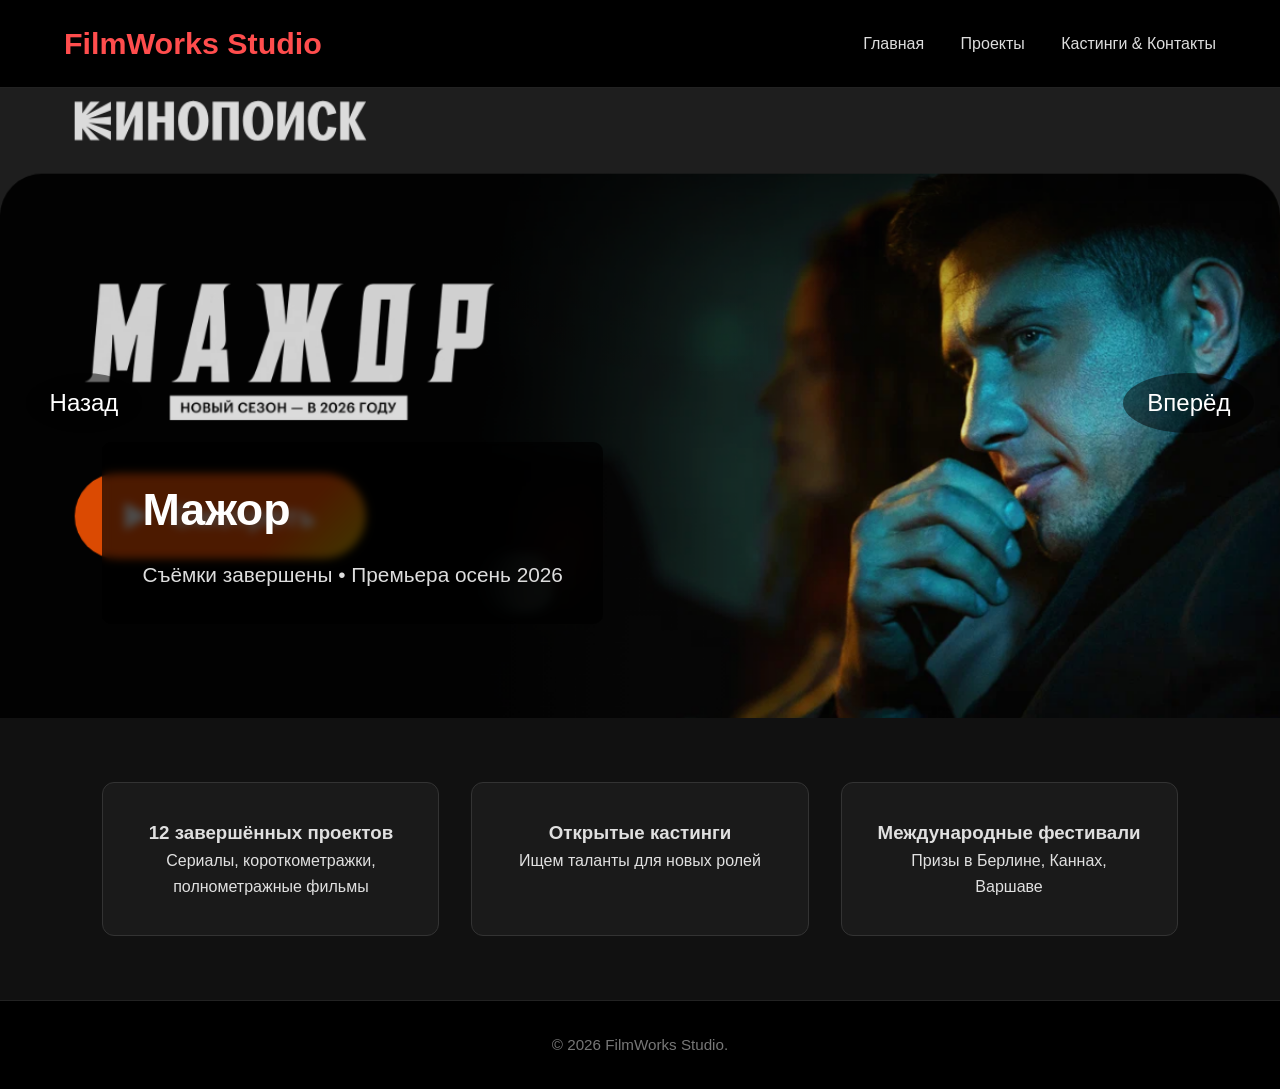
<file: index.html>
<!DOCTYPE html>
<html lang="ru">
<head>
    <meta charset="UTF-8">
    <meta name="viewport" content="width=device-width, initial-scale=1.0">
    <title>Киностудия "FilmWorks" — проекты и кастинги</title>
    <link rel="stylesheet" href="style.css">
</head>
<body>
    <header>
        <div class="logo">FilmWorks Studio</div>
        <nav>
            <a href="index.html">Главная</a>
            <a href="projects.html">Проекты</a>
            <a href="contacts.html">Кастинги & Контакты</a>
        </nav>
    </header>

    <section class="hero-slider">
        <div class="slide active">
            <img src="img/maj.png" alt="Новый сериал 'Мажор'">
            <div class="slide-caption">
                <h2>Мажор</h2>
                <p>Съёмки завершены • Премьера осень 2026</p>
            </div>
        </div>
        <div class="slide">
            <img src="img/11960c33-5dd0-403d-bb0a-cf21a99af61e.jpg" alt="Фильм 'F1'">
            <div class="slide-caption">
                <h2>F1</h2>
                <p>В производстве • Кастинг открыт</p>
            </div>
        </div>
        <div class="slide">
            <img src="img/maxresdefault.jpg" alt="Фильм 'круиз по джунглям'">
            <div class="slide-caption">
                <h2>Круиз по джунглям</h2>
                <p>Съёмки завершены • Премьера Летом 2026</p>
            </div>
        </div>
    </section>

    <section class="features">
        <div class="feature-card">
            <h3>12 завершённых проектов</h3>
            <p>Сериалы, короткометражки, полнометражные фильмы</p>
        </div>
        <div class="feature-card">
            <h3>Открытые кастинги</h3>
            <p>Ищем таланты для новых ролей</p>
        </div>
        <div class="feature-card">
            <h3>Международные фестивали</h3>
            <p>Призы в Берлине, Каннах, Варшаве</p>
        </div>
    </section>

    <footer>
        <p>© 2026 FilmWorks Studio.</p>
    </footer>
    <script src="script.js" defer></script>
</body>
</html>
</file>
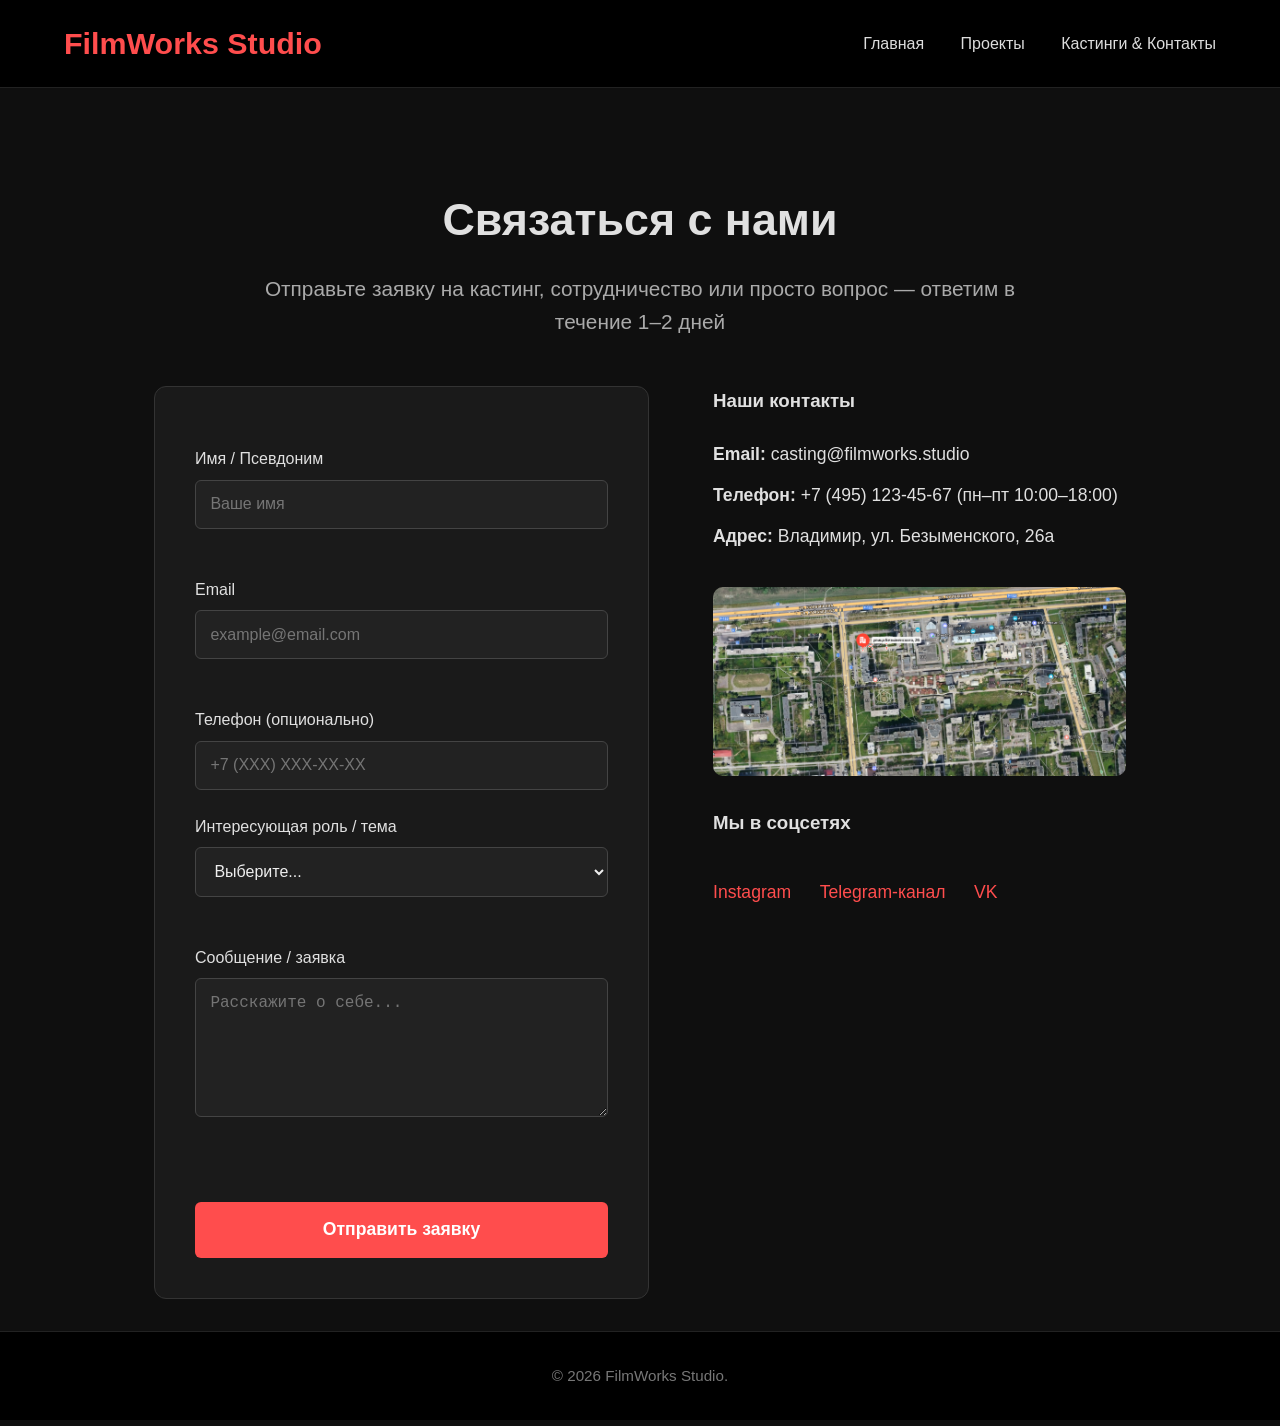
<file: contacts.html>
<!DOCTYPE html>
<html lang="ru">
<head>
    <meta charset="UTF-8">
    <meta name="viewport" content="width=device-width, initial-scale=1.0">
    <title>Кастинги и контакты — FilmWorks Studio</title>
    <link rel="stylesheet" href="style.css">
</head>
<body>
    <header>
        <div class="logo">FilmWorks Studio</div>
        <nav>
            <a href="index.html">Главная</a>
            <a href="projects.html">Проекты</a>
            <a href="contacts.html">Кастинги & Контакты</a>
        </nav>
    </header>

    <main class="contacts-page">
        <section class="contact-hero">
            <h1>Связаться с нами</h1>
            <p>Отправьте заявку на кастинг, сотрудничество или просто вопрос — ответим в течение 1–2 дней</p>
        </section>

        <section class="contact-form-section">
            <form id="contactForm" class="contact-form">
                <div class="form-group">
                    <label for="name">Имя / Псевдоним</label>
                    <input type="text" id="name" name="name" placeholder="Ваше имя" required>
                    <span class="error" id="nameError"></span>
                </div>

                <div class="form-group">
                    <label for="email">Email</label>
                    <input type="email" id="email" name="email" placeholder="example@email.com" required>
                    <span class="error" id="emailError"></span>
                </div>

                <div class="form-group">
                    <label for="phone">Телефон (опционально)</label>
                    <input type="tel" id="phone" name="phone" placeholder="+7 (XXX) XXX-XX-XX">
                </div>

                <div class="form-group">
                    <label for="role">Интересующая роль / тема</label>
                    <select id="role" name="role" required>
                        <option value="">Выберите...</option>
                        <option value="casting">Кастинг (актёр/актриса)</option>
                        <option value="massovka">Массовка / эпизод</option>
                        <option value="crew">Съёмочная группа</option>
                        <option value="partner">Сотрудничество</option>
                        <option value="other">Другое</option>
                    </select>
                    <span class="error" id="roleError"></span>
                </div>

                <div class="form-group">
                    <label for="message">Сообщение / заявка</label>
                    <textarea id="message" name="message" rows="6" placeholder="Расскажите о себе..." required></textarea>
                    <span class="error" id="messageError"></span>
                </div>

                <button type="submit">Отправить заявку</button>
                <p id="formSuccess" class="success hidden">Заявка отправлена! Мы свяжемся с вами в ближайшее время.</p>
            </form>

            <div class="contact-info">
                <h3>Наши контакты</h3>
                <p><strong>Email:</strong> casting@filmworks.studio</p>
                <p><strong>Телефон:</strong> +7 (495) 123-45-67 (пн–пт 10:00–18:00)</p>
                <p><strong>Адрес:</strong> Владимир, ул. Безыменского, 26а</p>

                <div class="map-placeholder">
                    <img src="img/karta.png" alt="Карта расположения студии">
                </div>

                <div class="social-links">
                    <h3>Мы в соцсетях</h3>
                    <a href="https://instagram.com" target="_blank" rel="noopener">Instagram</a>
                    <a href="https://t.me" target="_blank" rel="noopener">Telegram-канал</a>
                    <a href="https://vk.com" target="_blank" rel="noopener">VK</a>
                </div>
            </div>
        </section>
    </main>

    <footer>
        <p>© 2026 FilmWorks Studio.</p>
    </footer>
    <script src="script.js" defer></script>
</body>
</html>
</file>
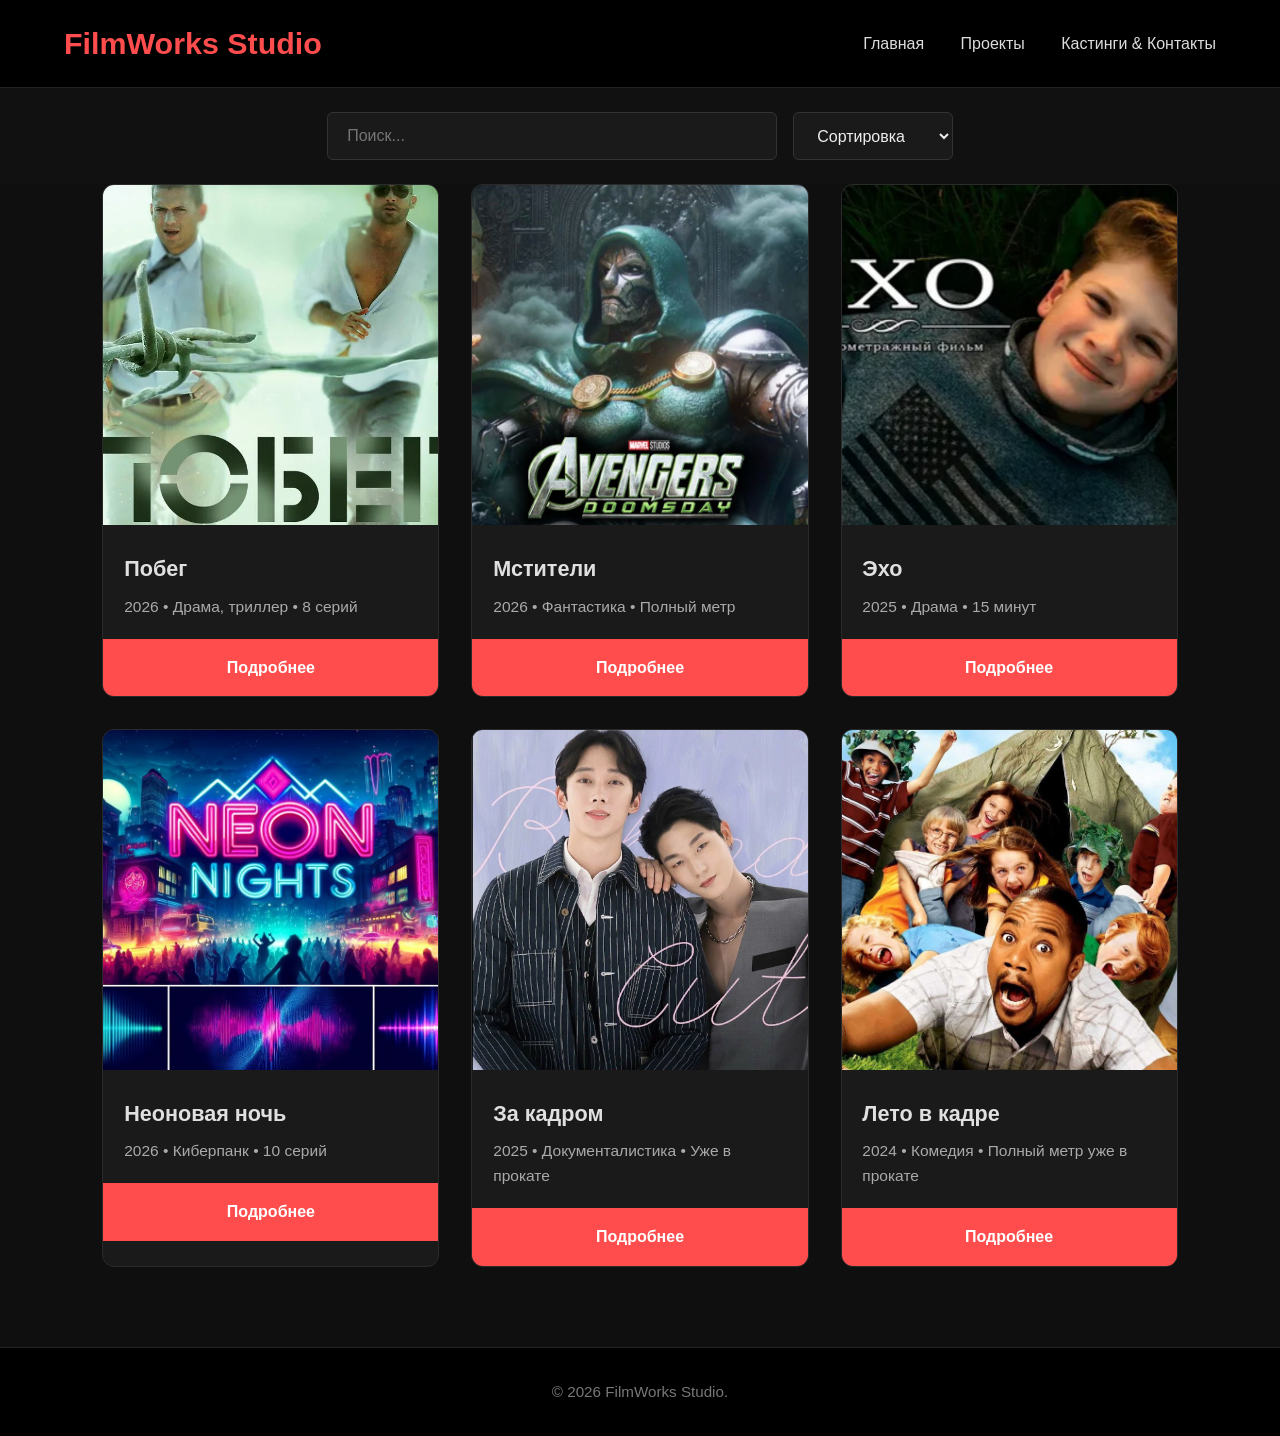
<file: projects.html>
<!DOCTYPE html>
<html lang="ru">
<head>
    <meta charset="UTF-8">
    <meta name="viewport" content="width=device-width, initial-scale=1.0">
    <title>Проекты — FilmWorks Studio</title>
    <link rel="stylesheet" href="style.css">
</head>
<body>
    <header>
        <div class="logo">FilmWorks Studio</div>
        <nav>
            <a href="index.html">Главная</a>
            <a href="projects.html">Проекты</a>
            <a href="contacts.html">Кастинги & Контакты</a>
        </nav>
    </header>

    <section class="search-bar compact">
        <input type="text" id="searchInput" placeholder="Поиск...">
        <select id="sortSelect">
            <option value="">Сортировка</option>
            <option value="title-asc">А → Я</option>
            <option value="title-desc">Я → А</option>
            <option value="year-desc">2026 → 2024</option>
            <option value="year-asc">2024 → 2026</option>
        </select>
    </section>

    <section class="projects-grid">
        <div class="project-card" data-title="Побег" data-year="2026" data-genre="драма">
            <img src="img/pobeg.jpg" alt="Побег">
            <h3>Побег</h3>
            <p>2026 • Драма, триллер • 8 серий</p>
            <a href="project.html">Подробнее</a>
        </div>

        <div class="project-card" data-title="Мстители" data-year="2025" data-genre="фантастика">
            <img src="img/marvel.jpg" alt="Мстители">
            <h3>Мстители</h3>
            <p>2026 • Фантастика • Полный метр</p>
            <a href="project.html">Подробнее</a>
        </div>

        <div class="project-card" data-title="Эхо" data-year="2025" data-genre="короткометражка">
            <img src="img/cho.png" alt="Эхо">
            <h3>Эхо</h3>
            <p>2025 • Драма • 15 минут</p>
            <a href="project.html">Подробнее</a>
        </div>

        <div class="project-card" data-title="Неоновая ночь" data-year="2026" data-genre="киберпанк">
            <img src="img/neonhight.jpg" alt="Неоновая ночь">
            <h3>Неоновая ночь</h3>
            <p>2026 • Киберпанк • 10 серий</p>
            <a href="project.html">Подробнее</a>
        </div>

        <div class="project-card" data-title="За кадром" data-year="2025" data-genre="документалистика">
            <img src="img/kadrom.png" alt="За кадром">
            <h3>За кадром</h3>
            <p>2025 • Документалистика • Уже в прокате</p>
            <a href="project.html">Подробнее</a>
        </div>

        <div class="project-card" data-title="Лето в кадре" data-year="2024" data-genre="комедия">
            <img src="img/leto.jpg" alt="Лето в кадре">
            <h3>Лето в кадре</h3>
            <p>2024 • Комедия • Полный метр уже в прокате</p>
            <a href="project.html">Подробнее</a>
        </div>
    </section>

    <footer>
        <p>© 2026 FilmWorks Studio.</p>
    </footer>
    <script src="script.js" defer></script>
</body>
</html>
</file>
<file: style.css>
* {
    box-sizing: border-box;
    margin: 0;
    padding: 0;
}

body {
    font-family: 'Segoe UI', Tahoma, Geneva, Verdana, sans-serif;
    background-color: #0f0f0f;
    color: #e0e0e0;
    line-height: 1.6;
}


header {
    background: #000;
    padding: 1.2rem 5%;
    display: flex;
    justify-content: space-between;
    align-items: center;
    border-bottom: 1px solid #222;
    position: sticky;
    top: 0;
    z-index: 100;
}

.logo {
    font-size: 1.9rem;
    font-weight: bold;
    color: #ff4d4d;        
}

nav a {
    color: #ddd;
    margin-left: 2rem;
    text-decoration: none;
    font-weight: 500;
    transition: color 0.3s;
}

nav a:hover,
nav a.active {
    color: #ff4d4d;
}


.hero-slider {
    position: relative;
    height: 70vh;
    min-height: 500px;
    overflow: hidden;
}

.slide {
    position: absolute;
    inset: 0;
    display: none;
}

.slide.active {
    display: block;
}

.slide img {
    width: 100%;
    height: 100%;
    object-fit: cover;
    opacity: 0.85;
}

.slide-caption {
    position: absolute;
    bottom: 15%;
    left: 8%;
    background: rgba(0,0,0,0.65);
    padding: 2rem 2.5rem;
    max-width: 550px;
    border-radius: 10px;
    backdrop-filter: blur(4px);
}

.slide-caption h2 {
    font-size: 2.8rem;
    margin-bottom: 0.8rem;
    color: #fff;
}

.slide-caption p {
    font-size: 1.3rem;
    color: #ddd;
}

.features {
    display: grid;
    grid-template-columns: repeat(auto-fit, minmax(280px, 1fr));
    gap: 2rem;
    padding: 4rem 8%;
    background: #111;
}

.feature-card {
    background: #1a1a1a;
    padding: 2.2rem;
    text-align: center;
    border-radius: 12px;
    border: 1px solid #333;
    transition: transform 0.3s, box-shadow 0.3s;
}

.feature-card:hover {
    transform: translateY(-8px);
    box-shadow: 0 12px 30px rgba(255, 77, 77, 0.12);
}


.projects-grid {
    display: grid;
    grid-template-columns: repeat(auto-fill, minmax(260px, 1fr));
    gap: 2rem;
    padding: 0 8% 5rem;
}

.project-card {
    background: #1a1a1a;
    border-radius: 12px;
    overflow: hidden;
    transition: all 0.28s ease;
    border: 1px solid #2a2a2a;
}

.project-card:hover {
    transform: translateY(-10px);
    box-shadow: 0 15px 35px rgba(255, 77, 77, 0.15);
    border-color: #ff4d4d;
}

.project-card img {
    width: 100%;
    height: 340px;
    object-fit: cover;
}

.project-card h3 {
    padding: 1.2rem 1.3rem 0.5rem;
    font-size: 1.35rem;
}

.project-card p {
    padding: 0 1.3rem 1.2rem;
    color: #aaa;
    font-size: 0.97rem;
}

.project-card a {
    display: block;
    padding: 1rem;
    background: #ff4d4d;
    color: white;
    text-align: center;
    text-decoration: none;
    font-weight: 600;
    transition: background 0.3s;
}

.project-card a:hover {
    background: #e63939;
}


footer {
    background: #000;
    text-align: center;
    padding: 2rem;
    border-top: 1px solid #222;
    font-size: 0.95rem;
    color: #777;
}

@media (max-width: 992px) {
    header {
        padding: 1rem 4%;
    }
    .hero-slider {
        height: 60vh;
    }
    .slide-caption h2 {
        font-size: 2.4rem;
    }
}

@media (max-width: 768px) {
    header {
        flex-direction: column;
        gap: 1.2rem;
        padding: 1.2rem 5%;
    }
    
    nav a {
        margin: 0 1.2rem;
        font-size: 1.05rem;
    }
    
    .projects-grid {
        grid-template-columns: repeat(auto-fill, minmax(220px, 1fr));
        padding: 0 5% 4rem;
    }
    
    .search-bar {
        padding: 2rem 5%;
    }
    
    .features {
        padding: 3rem 5%;
    }
}

@media (max-width: 480px) {
    .slide-caption {
        left: 5%;
        right: 5%;
        bottom: 10%;
        padding: 1.5rem;
    }
    
    .slide-caption h2 {
        font-size: 2rem;
    }
}

.project-detail {
    max-width: 1200px;
    margin: 0 auto;
    padding: 2rem 5%;
}

.hero-project {
    display: flex;
    gap: 3rem;
    margin-bottom: 4rem;
    flex-wrap: wrap;
}

.main-poster {
    width: 100%;
    max-width: 400px;
    border-radius: 12px;
    box-shadow: 0 10px 30px rgba(0,0,0,0.6);
}

.project-info h1 {
    font-size: 3rem;
    margin-bottom: 0.8rem;
}

.meta {
    font-size: 1.2rem;
    color: #aaa;
    margin-bottom: 1rem;
}

.director, .genre-tags {
    font-size: 1.1rem;
    margin: 0.5rem 0;
}

.trailer-btn {
    margin-top: 1.5rem;
    padding: 1rem 2rem;
    background: #ff4d4d;
    border: none;
    color: white;
    font-size: 1.1rem;
    border-radius: 6px;
    cursor: pointer;
    transition: background 0.3s;
}

.trailer-btn:hover {
    background: #e63939;
}

.description, .gallery, .cast, .reviews {
    margin-bottom: 4rem;
}

.gallery-grid {
    display: grid;
    grid-template-columns: repeat(auto-fill, minmax(220px, 1fr));
    gap: 1.2rem;
}

.gallery-grid img {
    width: 100%;
    border-radius: 8px;
    transition: transform 0.3s;
}

.gallery-grid img:hover {
    transform: scale(1.05);
}

.reviews .review {
    background: #1a1a1a;
    padding: 1.5rem;
    border-radius: 10px;
    margin-bottom: 1.5rem;
    border-left: 4px solid #ff4d4d;
}

.review-author {
    font-weight: bold;
    color: #ff4d4d;
    margin-bottom: 0.8rem;
}

@media (max-width: 768px) {
    .hero-project {
        flex-direction: column;
        align-items: center;
        text-align: center;
    }
    
    .main-poster {
        max-width: 320px;
    }
}
.contacts-page {
    max-width: 1100px;
    margin: 0 auto;
    padding: 2rem 5%;
}

.contact-hero {
    text-align: center;
    padding: 4rem 0 3rem;
}

.contact-hero h1 {
    font-size: 2.8rem;
    margin-bottom: 1rem;
}

.contact-hero p {
    font-size: 1.3rem;
    color: #aaa;
    max-width: 800px;
    margin: 0 auto;
}

.contact-form-section {
    display: flex;
    gap: 4rem;
    flex-wrap: wrap;
}

.contact-form {
    flex: 1;
    min-width: 320px;
    background: #1a1a1a;
    padding: 2.5rem;
    border-radius: 12px;
    border: 1px solid #333;
}

.contact-form label {
    display: block;
    margin: 1.2rem 0 0.5rem;
    font-weight: 500;
}

.contact-form input,
.contact-form select,
.contact-form textarea {
    width: 100%;
    padding: 0.9rem;
    background: #222;
    border: 1px solid #444;
    border-radius: 6px;
    color: #eee;
    font-size: 1rem;
}

.contact-form input:focus,
.contact-form select:focus,
.contact-form textarea:focus {
    outline: none;
    border-color: #ff4d4d;
    box-shadow: 0 0 0 3px rgba(255,77,77,0.2);
}

.contact-form button {
    margin-top: 1.8rem;
    width: 100%;
    padding: 1.1rem;
    background: #ff4d4d;
    border: none;
    color: white;
    font-size: 1.1rem;
    font-weight: bold;
    border-radius: 6px;
    cursor: pointer;
    transition: background 0.3s;
}

.contact-form button:hover {
    background: #e63939;
}

.contact-info {
    flex: 1;
    min-width: 300px;
}

.contact-info h3 {
    margin-bottom: 1.5rem;
}

.contact-info p {
    margin: 0.8rem 0;
    font-size: 1.1rem;
}

.map-placeholder img {
    width: 100%;
    max-width: 500px;
    border-radius: 10px;
    margin: 1.5rem 0;
}

.social-links a {
    display: inline-block;
    margin-right: 1.5rem;
    margin-top: 1rem;
    color: #ff4d4d;
    text-decoration: none;
    font-size: 1.1rem;
}

.social-links a:hover {
    text-decoration: underline;
}

@media (max-width: 900px) {
    .contact-form-section {
        flex-direction: column;
        gap: 3rem;
    }
}

.slider-btn {
    position: absolute;
    top: 50%;
    transform: translateY(-50%);
    background: rgba(0,0,0,0.5);
    color: white;
    border: none;
    padding: 1rem 1.5rem;
    font-size: 1.5rem;
    cursor: pointer;
    border-radius: 50%;
    transition: background 0.3s;
    z-index: 10;
}

.prev-btn { left: 2%; }
.next-btn { right: 2%; }

.slider-btn:hover {
    background: rgba(255, 77, 77, 0.7);
}

.feature-card, .project-card, .review, .contact-form {
    opacity: 0;
    transform: translateY(30px);
    transition: opacity 0.8s ease, transform 0.8s ease;
}

.visible {
    opacity: 1;
    transform: translateY(0);
}

.search-bar.compact {
    display: flex;
    gap: 1rem;
    padding: 1.5rem 8%;
    justify-content: center;
    background: #111;
}

.search-bar.compact input,
.search-bar.compact select {
    padding: 0.85rem 1.2rem;
    font-size: 1rem;
    border: 1px solid #333;
    border-radius: 6px;
    background: #1a1a1a;
    color: #eee;
    min-width: 160px;
}

.search-bar.compact input {
    flex: 1;
    max-width: 450px;
}

.lightbox {
    position: fixed;
    inset: 0;
    background: rgba(0,0,0,0.95);
    display: flex;
    align-items: center;
    justify-content: center;
    z-index: 2000;
    opacity: 0;
    pointer-events: none;
    transition: opacity 0.3s;
}

.lightbox.active {
    opacity: 1;
    pointer-events: all;
}

.lightbox.hidden {
    display: none;
}

.lightbox img {
    max-width: 90%;
    max-height: 85vh;
    border-radius: 12px;
    box-shadow: 0 0 40px rgba(255,77,77,0.3);
}

.lightbox-close {
    position: absolute;
    top: 30px;
    right: 30px;
    font-size: 3rem;
    color: white;
    cursor: pointer;
    background: rgba(0,0,0,0.5);
    width: 50px;
    height: 50px;
    border-radius: 50%;
    display: flex;
    align-items: center;
    justify-content: center;
    transition: background 0.3s;
}

.lightbox-close:hover {
    background: #ff4d4d;
}

.add-review {
    background: #1a1a1a;
    padding: 2.5rem;
    border-radius: 12px;
    margin: 3rem 0;
    border: 1px solid #333;
    max-width: 700px;
}

.add-review h2 {
    margin-bottom: 1.5rem;
}

#reviewForm {
    display: flex;
    flex-direction: column;
    gap: 1.2rem;
}

#reviewAuthor,
#reviewText {
    padding: 0.9rem;
    border: 1px solid #444;
    border-radius: 6px;
    background: #222;
    color: #eee;
    font-size: 1rem;
}

#reviewText {
    resize: vertical;
}

#reviewForm button {
    padding: 1rem;
    background: #ff4d4d;
    border: none;
    color: white;
    font-size: 1.1rem;
    border-radius: 6px;
    cursor: pointer;
    transition: background 0.3s;
}

#reviewForm button:hover {
    background: #e63939;
}

.form-group {
    margin-bottom: 1.5rem;
    position: relative;
}

.form-group input,
.form-group select,
.form-group textarea {
    width: 100%;
    padding: 0.9rem;
    border: 1px solid #444;
    border-radius: 6px;
    background: #222;
    color: #eee;
}

.form-group input:invalid:focus,
.form-group select:invalid:focus,
.form-group textarea:invalid:focus {
    border-color: #ff4d4d;
}

.error {
    color: #ff4d4d;
    font-size: 0.9rem;
    margin-top: 0.3rem;
    display: block;
    min-height: 1.2rem;
}

.success {
    color: #4caf50;
    font-weight: bold;
    margin-top: 1rem;
    text-align: center;
}

.success.hidden {
    display: none;
}
</file>
